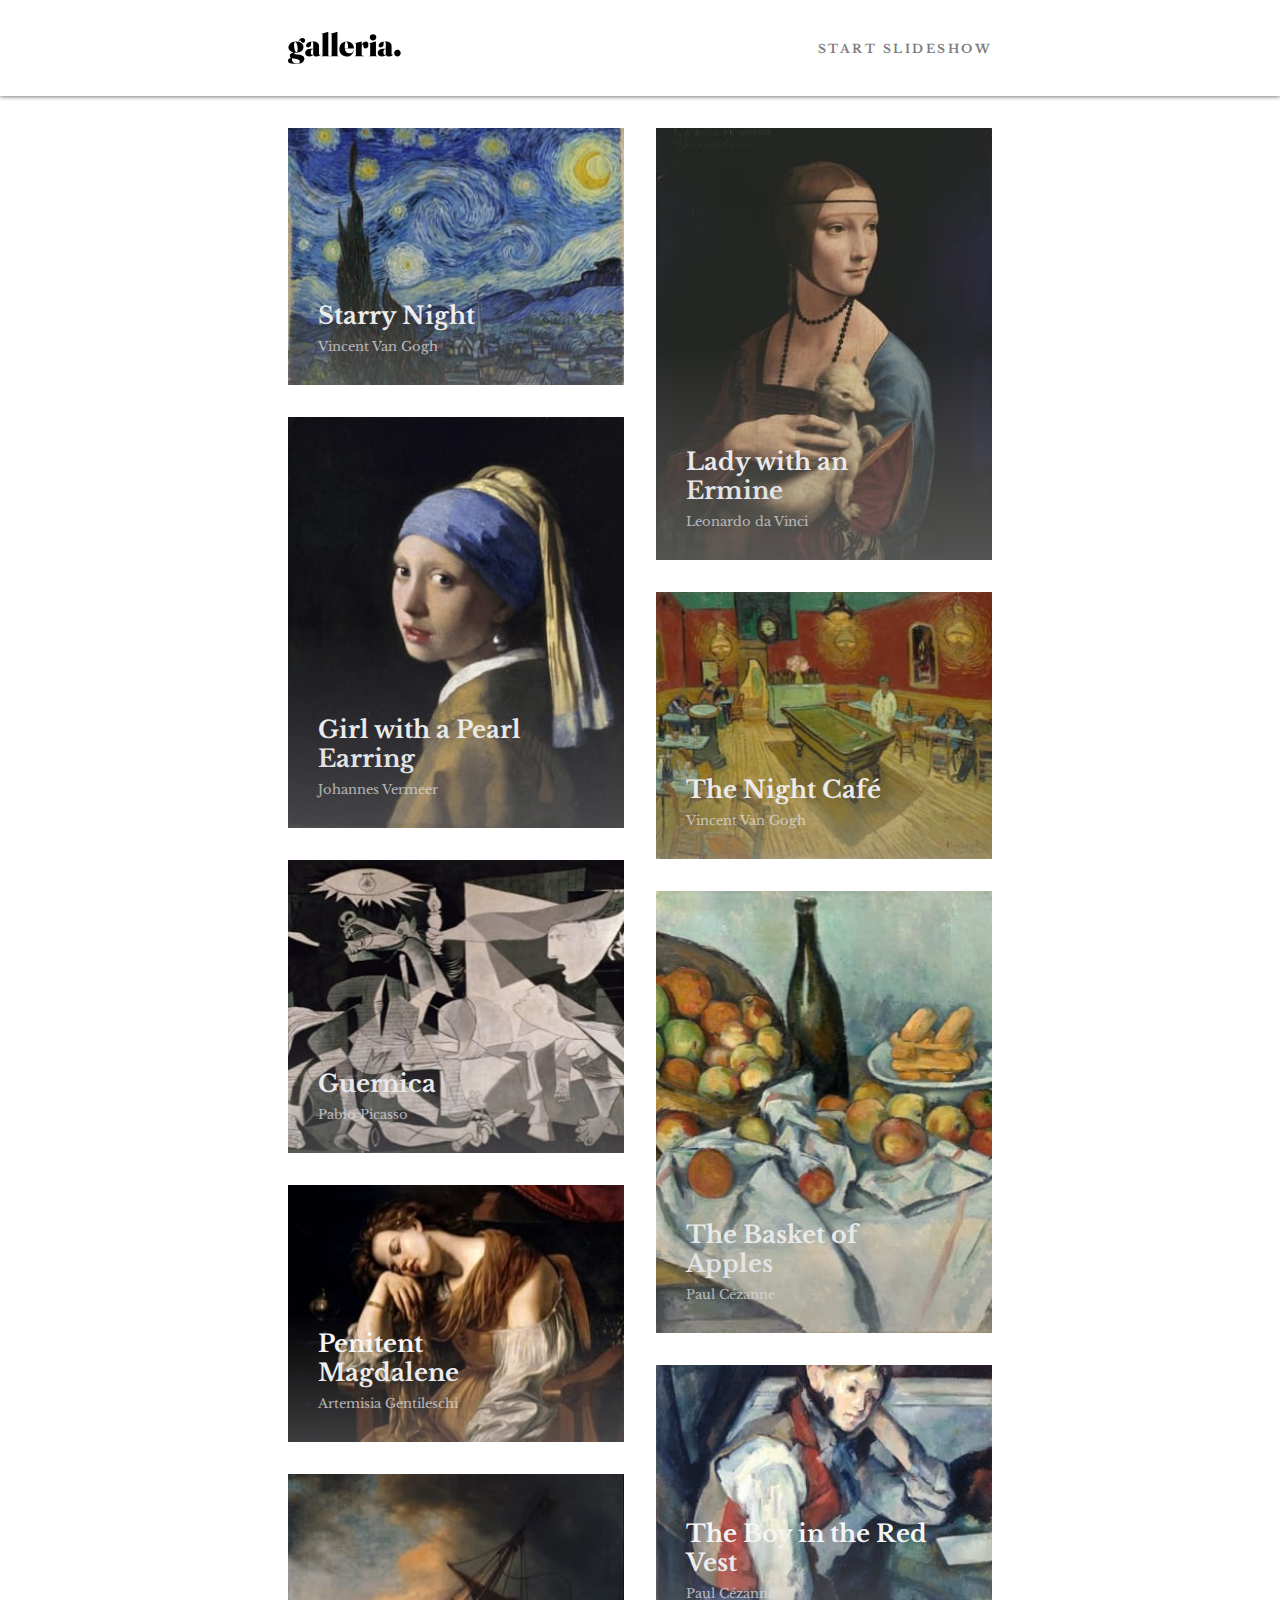
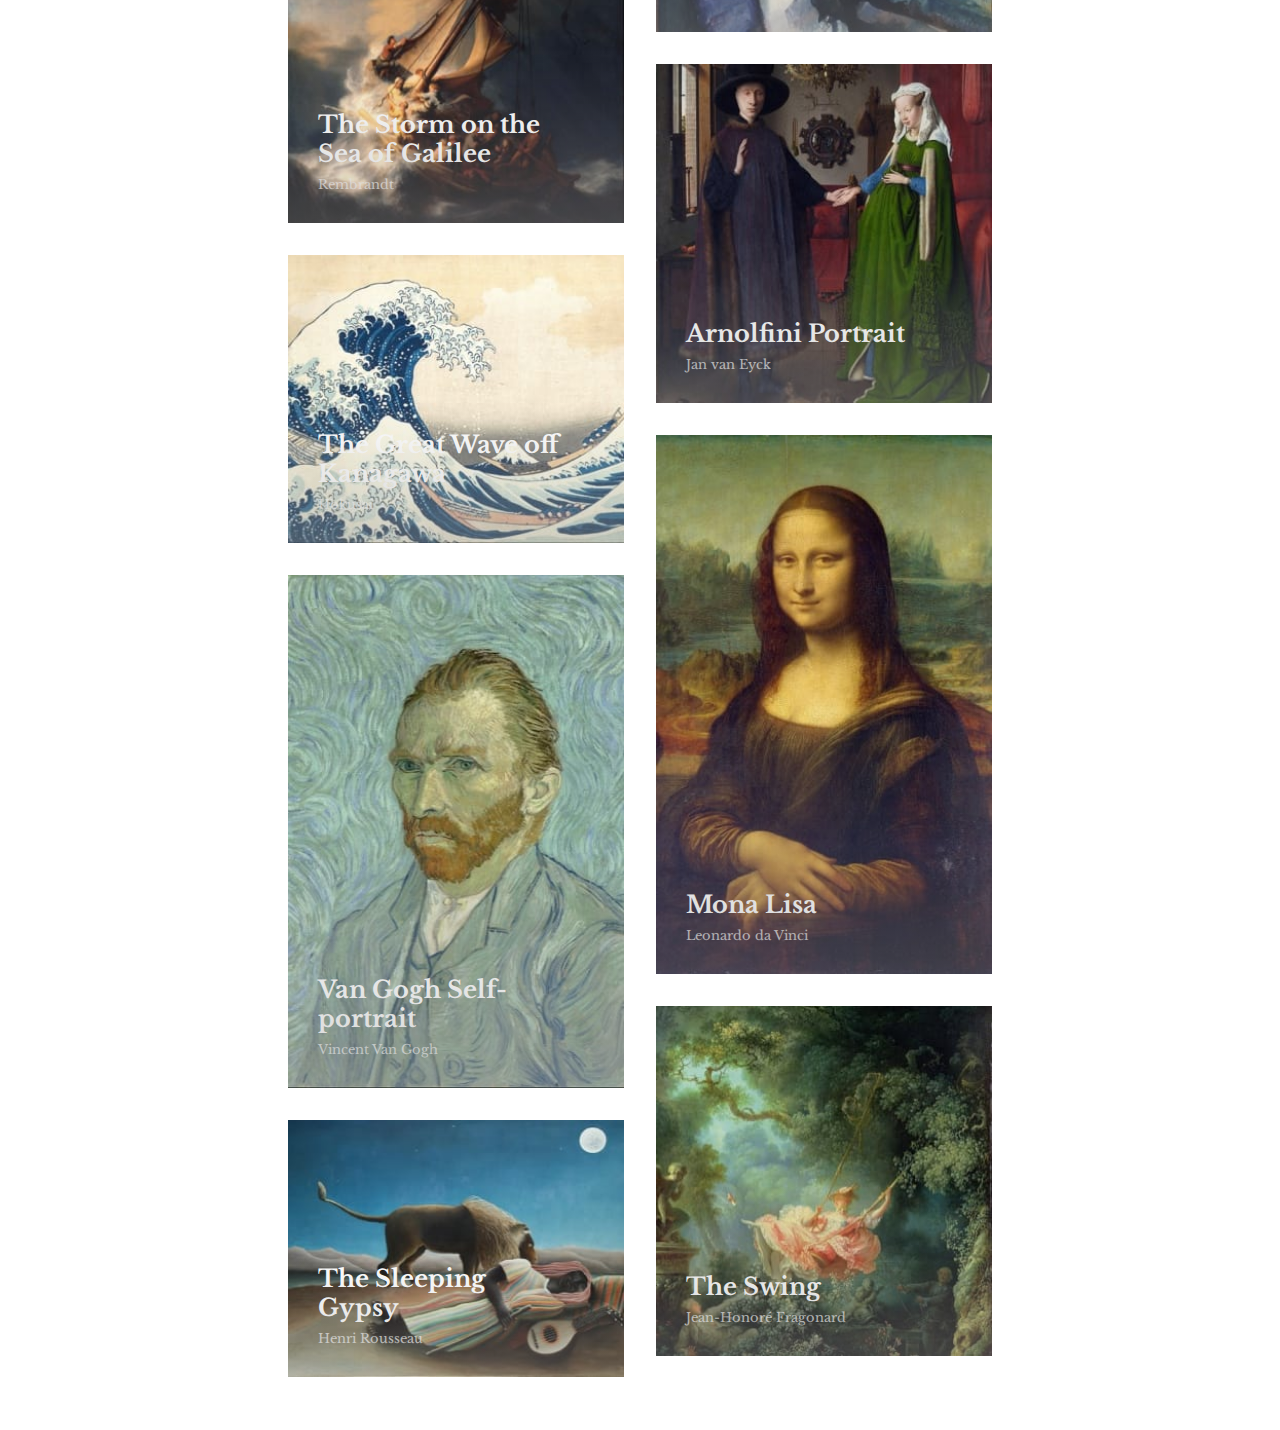
<file: index.html>
<!DOCTYPE html>
<html lang="en">
  <head>
    <meta charset="UTF-8" />
    <meta http-equiv="X-UA-Compatible" content="IE=edge" />
    <meta name="viewport" content="width=device-width, initial-scale=1.0" />

    <!-- link css -->
    <link rel="stylesheet" href="style.css" />
    <title>Galleria Slideshow</title>
  </head>
  <body>
    <!-- nav -->

    <nav>
      <div class="nav-container">
        <img src="./assets/shared/logo.svg" class="logo" />
        <a href="slideshow.html" class="link">start Slideshow</a>
      </div>
    </nav>
    <!-- main -->
    <main class="home-gallery"></main>

    <!-- link js -->
    <script src="./app.js" type="module"></script>
  </body>
</html>
</file>
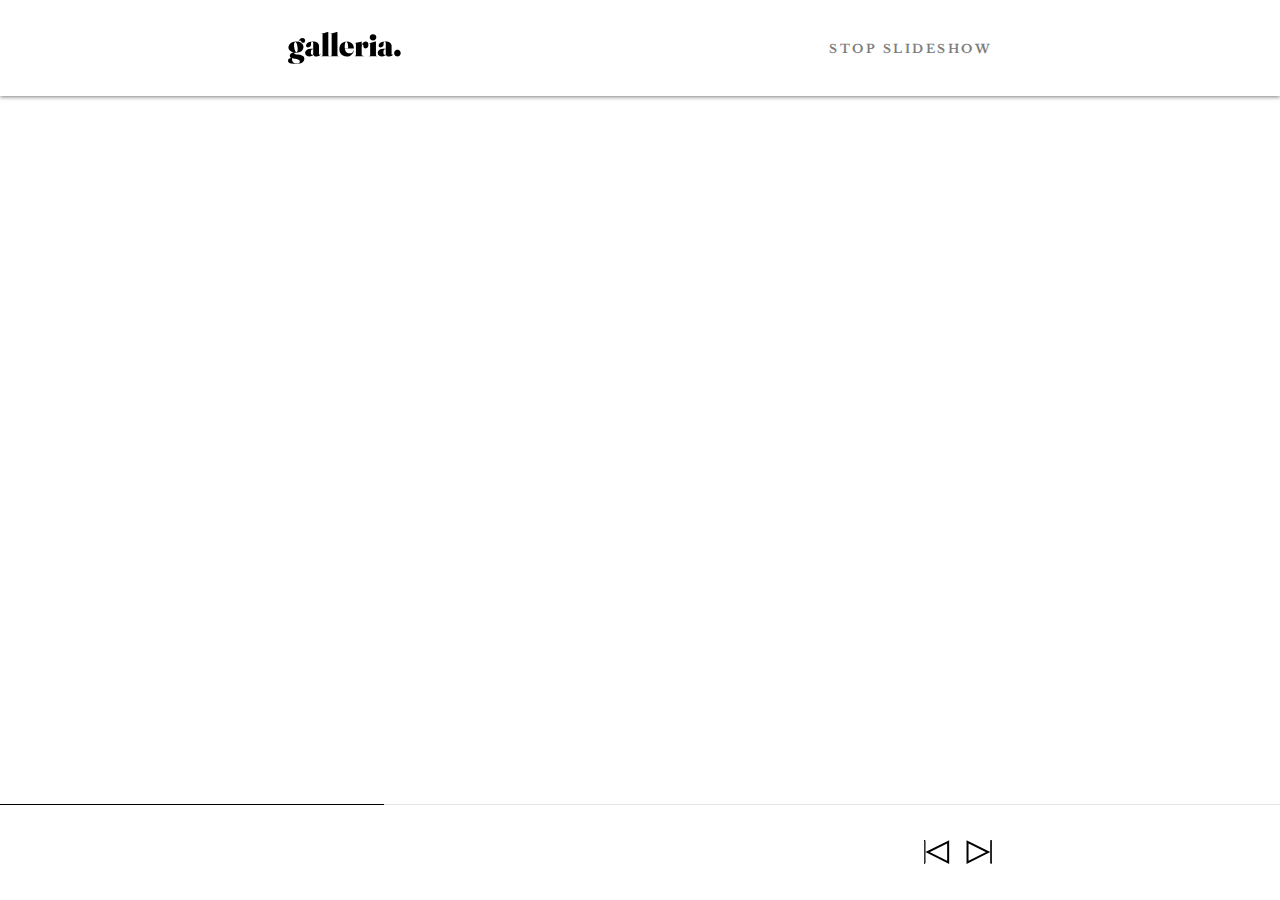
<file: slideshow.html>
<!DOCTYPE html>
<html lang="en">
  <head>
    <meta charset="UTF-8" />
    <meta http-equiv="X-UA-Compatible" content="IE=edge" />
    <meta name="viewport" content="width=device-width, initial-scale=1.0" />

    <!-- link css -->
    <link rel="stylesheet" href="style.css" />
    <title>Galleria Slideshow</title>
  </head>
  <body>
    <div class="gallery-image"></div>
    <!-- nav -->
    <nav>
      <div class="nav-container">
        <img src="./assets/shared/logo.svg" class="logo" />
        <a href="index.html" class="link">stop slideshow</a>
      </div>
    </nav>
    <!-- main -->
    <main class="slideshow"></main>

    <!-- footer -->
    <footer>
      <div class="footer-container">
        <div class="bar">
          <div class="width-bar"></div>
        </div>
        <div class="footer-info">
          <h1 class="footer-name"></h1>
          <p class="footer-artist"></p>
        </div>
        <div class="footer-buttons">
          <img src="./assets/shared/icon-back-button.svg" alt="" class="back" />
          <img src="./assets/shared/icon-next-button.svg" alt="" class="next" />
        </div>
      </div>
    </footer>
    <!-- link js -->
    <script src="./slideshow.js" type="module"></script>
  </body>
</html>
</file>
<file: style.css>
/* font */
@import url('https://fonts.googleapis.com/css2?family=Libre+Baskerville:wght@400;700&display=swap');

/* 
global styles 
*/
:root {
  --color-black: #000;
  --color-drak-grey: #7d7d7d;
  --color-grey: #e5e5e5;
  --color-light-grey: #f3f3f3;
  --color-white: #fff;
  --basic-transition: all 0.5s ease-in;
}

* {
  margin: 0;
  padding: 0;
  box-sizing: border-box;
}
body {
  font-family: 'Libre Baskerville', serif;
  background-color: var(--color-white);
  overflow-x: hidden;
}

.head1 {
  font-size: 24px;
  font-weight: 700;
  line-height: 29px;
  color: var(--color-black);
}

.shead1 {
  font-size: 15px;
  font-weight: 400;
  line-height: 19px;
  color: var(--color-drak-grey);
}

.link {
  font-size: 9px;
  font-weight: 700;
  letter-spacing: 2px;
  color: var(--color-drak-grey);
  text-transform: uppercase;
  text-decoration: none;
  transition: var(--basic-transition);
}

.link:hover {
  color: var(--color-black);
}

.logo {
  width: 113px;
  height: 32px;
}

/* 
nav 
*/
nav {
  border-bottom: 1px solid --color-grey;
  box-shadow: 0 1px 4px #7d7d7d;
  width: 100%;
}

.nav-container {
  max-width: 375px;
  max-height: 72px;
  margin: 0 auto;
  display: flex;
  justify-content: space-between;
  align-items: center;
  padding: 24px;
}

/* 
main home gallery 
*/
.home-gallery {
  max-width: 375px;
  padding: 24px;
  margin: 0 auto;
  display: grid;
  gap: 1rem;
}

.gallery-single-item {
  display: block;
  position: relative;
  cursor: pointer;
}

.filter {
  position: absolute;
  top: 0;
  left: 0;
  width: 100%;
  height: 100%;
  background: linear-gradient(
    rgba(255, 255, 255, 0) 50%,
    rgba(151, 151, 151, 0.4)
  );
}

.gallery-single-item:hover .filter {
  background: linear-gradient(
    rgba(255, 255, 255, 0.6) 50%,
    rgba(151, 151, 151, 0.4)
  );
}

.gallery-single-item img {
  width: 100%;
  height: 100%;
  display: block;
  object-fit: cover;
}

.gallery-image-info {
  position: absolute;
  bottom: 30px;
  left: 30px;
  max-width: 250px;
  color: var(--color-white);
}

.gallery-image-info h1 {
  font-weight: 700;
  font-size: 24px;
  line-height: 29px;
  margin-bottom: 8px;
}

.gallery-image-info p {
  font-weight: 400;
  font-size: 13px;
  opacity: 0.73;
}

/* 
slideshow
*/

.slideshow {
  padding: 24px;
  max-width: 375px;
  min-height: calc(100vh - 144px);
  height: 100%;
  margin: 0 auto;
  transition: transform 1s ease-in;
  position: inherit;
}

.img-container {
  position: relative;
}

.slideshow-main-img {
  display: block;
  width: 100%;
}

.view-image {
  background: rgba(0, 0, 0, 0.75);
  width: 152px;
  height: 40px;
  display: flex;
  justify-content: space-around;
  align-items: center;
  position: absolute;
  top: 1rem;
  left: 10px;
  cursor: pointer;
  transition: var(--basic-transition);
}

.view-image:hover {
  background: rgba(255, 255, 255, 0.25);
}

.view-image img {
  width: 12px;
  height: 12px;
}

.view-image p {
  font-size: 10px;
  letter-spacing: 2.14px;
  font-weight: 700;
  color: var(--color-white);
  text-transform: uppercase;
}

.slideshow-header {
  background: var(--color-white);
  width: 280px;
  height: 104px;
  padding-left: 1rem;
  display: flex;
  justify-content: center;
  flex-flow: column;
  transform: translateY(-50%);
}

.artist-img {
  position: absolute;
  width: 64px;
  height: 64px;
  bottom: 0;
  transform: translateY(100%);
}

.painting-info {
  padding-top: 3rem;
  position: relative;
}

.painting-info p {
  font-size: 14px;
  line-height: 28px;
  color: var(--color-drak-grey);
  margin-bottom: 2rem;
}

.date {
  position: absolute;
  top: -0;
  right: 0;
  font-size: 100px;
  font-weight: 700;
  color: var(--color-light-grey);
  z-index: -1;
  transform: translateY(-25%);
}

.source {
  text-decoration: underline;
}

/* 
gallery-image 
*/
.gallery-image {
  position: fixed;
  bottom: 0;
  right: 0;
  width: 100%;
  height: 100%;
  z-index: 3;
  background: rgba(0, 0, 0, 0.85);
  display: flex;
  flex-flow: column;
  align-items: center;
  justify-content: center;
  visibility: hidden;
  opacity: 0;
  transition: var(--basic-transition);
  padding: 2rem;
}

.gallery-image.show {
  opacity: 1;
  visibility: visible;
}

.gallery-image p {
  color: var(--color-white);
  font-size: 14px;
  text-transform: uppercase;
  letter-spacing: 3px;
  text-align: right;
  margin-bottom: 20px;
  transition: var(--basic-transition);
  cursor: pointer;
}

.gallery-image p:hover {
  opacity: 0.25;
}

.gallery-image img {
  display: block;
  height: 100%;
  width: 100%;
  max-width: 327px;
}

/* footer */
.bar {
  position: absolute;
  top: 0;
  left: 0;
  width: 100%;
  height: 1px;
  background: var(--color-grey);
}

.width-bar {
  height: 100%;
  width: 30%;
  background: var(--color-black);
  transition: all 2.5s linear;
}

footer {
  width: 100%;
  min-height: 72px;
  position: relative;
}

.footer-container {
  max-width: 375px;
  height: 72px;
  margin: 0 auto;
  padding: 0 24px;
  display: flex;
  align-items: center;
  justify-content: space-between;
}

.footer-info h1 {
  font-size: 14px;
  transition: var(--basic-transition);
}

.footer-info p {
  font-size: 10px;
  transition: var(--basic-transition);
}

.footer-buttons {
  display: flex;
  gap: 1rem;
}

.footer-buttons img {
  width: 16px;
  height: 16px;
  cursor: pointer;
  transition: all 0.3s ease-in;
}

.footer-buttons img:hover {
  opacity: 0.5;
}

@media screen and (min-width: 768px) {
  .link {
    font-size: 12px;
    letter-spacing: 2.5px;
  }

  .nav-container {
    max-width: 768px;
    max-height: 96px;
    padding: 2rem;
  }

  .home-gallery {
    --gap: 2rem;
    --columns: 2;
    max-width: 768px;
    display: block;
    display: column;
    columns: var(--columns);
    padding: 2rem;
    gap: var(--gap);
  }

  .home-gallery > * {
    break-inside: avoid;
    margin-bottom: var(--gap);
  }

  @supports (grid-template-rows: masonry) {
    .home-gallery {
      display: grid;
      grid-template-columns: repeat(var(--columns), 1fr);
      grid-template-rows: masonry;
      align-tracks: stretch;
    }

    .home-gallery > * {
      break-inside: avoid;
      margin-bottom: 0;
    }
  }

  .slideshow {
    padding: 2rem;
    max-width: 768px;
    min-height: calc(100vh - 192px);
  }

  .img-container {
    position: relative;
    width: 100%;

    display: flex;
  }

  .slideshow-main-img {
    width: 475px;
    height: 560px;
    object-fit: cover;
  }

  .view-image {
    top: inherit;
    bottom: 1rem;
  }

  .slideshow-header {
    width: 100%;
    height: fit-content;
    padding: 10px 0 3rem 3rem;
    display: block;
    align-self: baseline;
    margin-left: -30%;

    transform: translateY(0%);
  }

  .head1 {
    font-size: 58px;
    line-height: 64px;
    max-width: 440px;
    margin-bottom: 1rem;
  }

  .artist-img {
    width: 128px;
    height: 128px;
    right: 4rem;
  }

  .painting-info {
    padding-top: 8rem;
    padding-left: 8rem;
    max-width: 572px;
    margin: 0 auto;
  }

  .painting-info p {
    max-width: 457px;
    width: 457px;
  }

  .date {
    top: 0;
    left: 0;
    font-size: 200px;
    transform: translateY(0%);
  }

  .gallery-image img {
    display: block;
    height: 100%;
    width: 100%;
    max-width: inherit;
  }

  footer {
    width: 100%;
    min-height: 96px;
    position: relative;
  }

  .footer-container {
    max-width: 768px;
    height: 96px;
    padding: 2rem;
  }

  .footer-info h1 {
    font-size: 18px;
    margin-bottom: 5px;
  }

  .footer-info p {
    font-size: 13px;
  }

  .footer-buttons {
    display: flex;
    gap: 1rem;
  }

  .footer-buttons img {
    width: inherit;
    height: inherit;
  }
}

@media screen and (min-width: 1440px) {
  .logo {
    width: initial;
    height: initial;
  }

  .nav-container {
    max-width: 1440px;
  }

  .home-gallery {
    --columns: 4;
    max-width: 1440px;
    columns: var(--columns);
  }

  @supports (grid-template-rows: masonry) {
    .home-gallery {
      grid-template-columns: repeat(var(--columns), 1fr);
    }
  }

  .slideshow {
    max-width: 1440px;
  }

  .single-slideshow {
    display: grid;
    grid-template-columns: 60% 40%;
    position: relative;
  }

  .slideshow-main-img {
    object-fit: cover;
  }

  .slideshow-header {
    width: 445px;
    margin-left: -10%;
  }

  .artist-img {
    left: 7rem;
    top: 0;
    transform: translateY(387.5%);
  }

  .painting-info {
    padding-top: 8rem;
    padding-left: 0;
    max-width: inherit;
    margin: 0 auto;
  }

  .painting-info p {
    max-width: 375px;
    width: 375px;
    text-align: left;
  }

  .date {
    transform: translateY(-15%);
  }

  .source {
    position: absolute;
    bottom: 0;
  }

  .footer-container {
    max-width: 1440px;
  }
}
</file>
